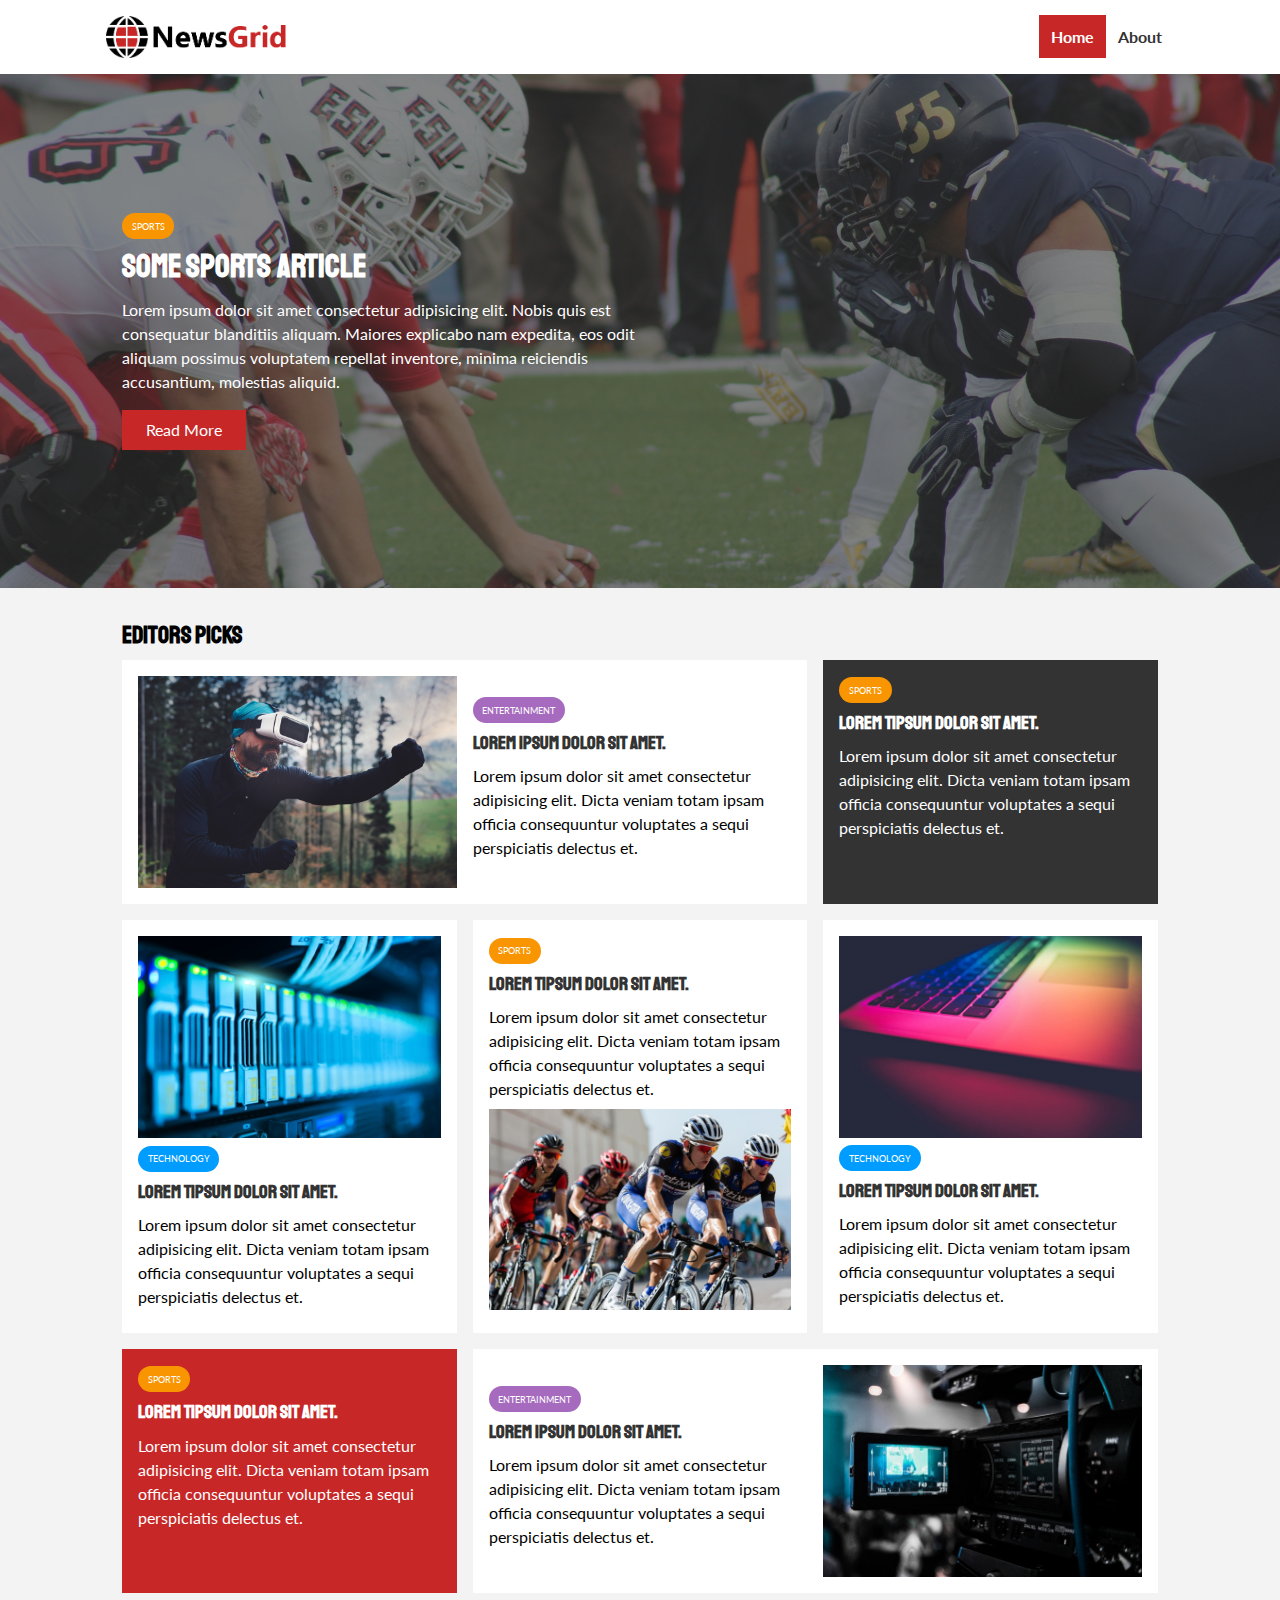
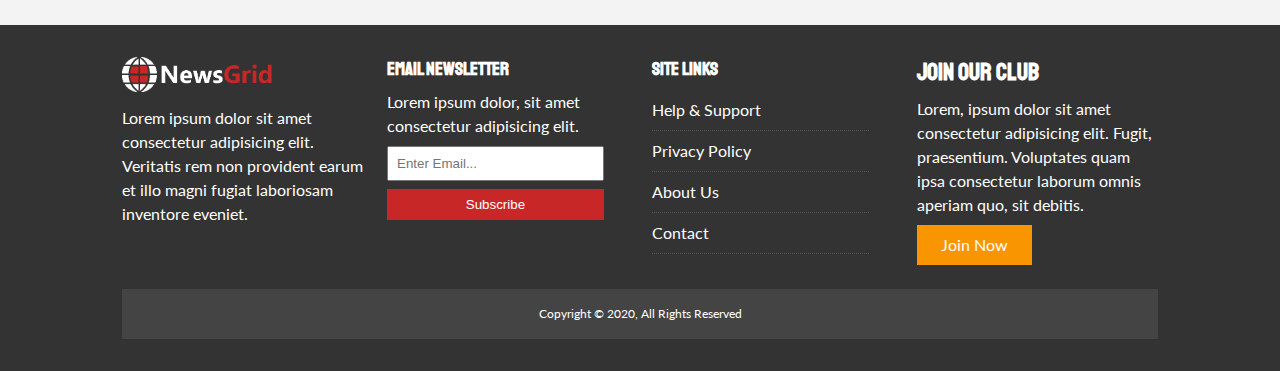
<file: news_grid_website/index.html>
<!DOCTYPE html>
<html lang="en">
<head>
    <meta charset="UTF-8">
    <meta name="viewport" content="width=device-width, initial-scale=1.0">
    <link rel="stylesheet" href="https://use.fontawesome.com/releases/v5.6.3/css/all.css" integrity="sha384-UHRtZLI+pbxtHCWp1t77Bi1L4ZtiqrqD80Kn4Z8NTSRyMA2Fd33n5dQ8lWUE00s/" crossorigin="anonymous">
    <link href="https://fonts.googleapis.com/css2?family=Lato&family=Staatliches&display=swap" rel="stylesheet">
    <link rel="stylesheet" href="css/style.css">
    <link rel="stylesheet" media="screen and (max-width: 760px)" href="css/mobile.css">
    <link rel="shortcut icon" type="image/x-icon" href="favicon.ico?v=1">
    <title>NewsGrid | Latest News</title>
</head>
<body>
    <nav id="main-nav">
        <div class="container">
            <img src="img/logo.png" alt="NewsGrid" class="logo">
            <div class="social">
                <a href="https://facebook.com" target="_blank"><i class="fab fa-facebook fa-2x"></i></a>
                <a href="https://twitter.com" target="_blank"><i class="fab fa-twitter fa-2x"></i></a>
                <a href="https://instagram.com" target="_blank"><i class="fab fa-instagram fa-2x"></i></a>
                <a href="https://youtube.com" target="_blank"><i class="fab fa-youtube fa-2x"></i></a>
            </div>
            <ul>
                <li><a href="index.html" class="current">Home</a></li>
                <li><a href="about.html">About</a></li>
            </ul>
        </div>
    </nav>

    <!-- Showcase -->
    <header id="showcase">
        <div class="container">
            <div class="showcase-container">
                <div class="showcase-content">
                    <div class="category category-sports">Sports</div>
                    <h1>Some Sports Article</h1>
                    <p>Lorem ipsum dolor sit amet consectetur adipisicing elit. Nobis quis est consequatur blanditiis aliquam. Maiores explicabo nam expedita, eos odit aliquam possimus voluptatem repellat inventore, minima reiciendis accusantium, molestias aliquid.</p>
                    <a href="article.html" class="btn btn-primary">Read More</a>
                </div>
            </div>
        </div>
    </header>

    <!-- Home Artcles -->
    <section id="home-articles" class="py-2">
        <div class="container">
            <h2>Editors Picks</h2>
            <div class="articles-container">
                <article class="card">
                    <img src="img/articles/ent1.jpg" alt="">
                    <div>
                        <div class="category category-ent">Entertainment</div>
                        <h3>
                            <a href="article.html">Lorem ipsum dolor sit amet.</a>
                        </h3>
                        <p>Lorem ipsum dolor sit amet consectetur adipisicing elit. Dicta veniam totam ipsam officia consequuntur voluptates a sequi perspiciatis delectus et.</p>
                    </div>
                </article>
                <article class="card bg-dark">
                        <div class="category category-sports">Sports</div>
                        <h3>
                            <a href="article.html">Lorem tipsum dolor sit amet.</a>
                        </h3>
                        <p>Lorem ipsum dolor sit amet consectetur adipisicing elit. Dicta veniam totam ipsam officia consequuntur voluptates a sequi perspiciatis delectus et.</p>
                </article>
                <article class="card">
                    <img src="img/articles/tech1.jpg" alt="">
                    <div class="category category-tech">Technology</div>
                    <h3>
                        <a href="article.html">Lorem tipsum dolor sit amet.</a>
                    </h3>
                    <p>Lorem ipsum dolor sit amet consectetur adipisicing elit. Dicta veniam totam ipsam officia consequuntur voluptates a sequi perspiciatis delectus et.</p>
                </article>
                <article class="card">
                    <div class="category category-sports">Sports</div>
                    <h3>
                        <a href="article.html">Lorem tipsum dolor sit amet.</a>
                    </h3>
                    <p>Lorem ipsum dolor sit amet consectetur adipisicing elit. Dicta veniam totam ipsam officia consequuntur voluptates a sequi perspiciatis delectus et.</p>
                    <img src="img/articles/sports1.jpg" alt="">
                </article>
                <article class="card">
                    <img src="img/articles/tech2.jpg" alt="">
                    <div class="category category-tech">Technology</div>
                    <h3>
                        <a href="article.html">Lorem tipsum dolor sit amet.</a>
                    </h3>
                    <p>Lorem ipsum dolor sit amet consectetur adipisicing elit. Dicta veniam totam ipsam officia consequuntur voluptates a sequi perspiciatis delectus et.</p>
                </article>
                <article class="card bg-primary">
                    <div class="category category-sports">Sports</div>
                    <h3>
                        <a href="article.html">Lorem tipsum dolor sit amet.</a>
                    </h3>
                    <p>Lorem ipsum dolor sit amet consectetur adipisicing elit. Dicta veniam totam ipsam officia consequuntur voluptates a sequi perspiciatis delectus et.</p>
                </article>
                <article class="card">
                    <div>
                        <div class="category category-ent">Entertainment</div>
                        <h3>
                            <a href="article.html">Lorem ipsum dolor sit amet.</a>
                        </h3>
                        <p>Lorem ipsum dolor sit amet consectetur adipisicing elit. Dicta veniam totam ipsam officia consequuntur voluptates a sequi perspiciatis delectus et.</p>
                    </div>
                    <img src="img/articles/ent2.jpg" alt="">
                </article>
            </div>
        </div>
    </section>
    
    <!-- Footer -->
    <footer id="main-footer" class="py-2">
        <div class="container footer-container">
            <div>
                <img src="img/logo_light.png" alt="NewsGrid">
                <p>Lorem ipsum dolor sit amet consectetur adipisicing elit. Veritatis rem non provident earum et illo magni fugiat laboriosam inventore eveniet.</p>
            </div>
            <div>
                <h3>Email Newsletter</h3>
                <p>Lorem ipsum dolor, sit amet consectetur adipisicing elit.</p>
                <form>
                    <input type="email" placeholder="Enter Email...">
                    <input type="submit" value="Subscribe" class="btn btn-primary">
                </form>
            </div>
            <div>
                <h3>Site Links</h3>
                <ul class="list">
                    <li><a href="#">Help & Support</a></li>
                    <li><a href="#">Privacy Policy</a></li>
                    <li><a href="#">About Us</a></li>
                    <li><a href="#">Contact</a></li>
                </ul>
            </div>
            <div>
                <h2>Join our Club</h2>
                <p>Lorem, ipsum dolor sit amet consectetur adipisicing elit. Fugit, praesentium. Voluptates quam ipsa consectetur laborum omnis aperiam quo, sit debitis.</p>
                <a href="#" class="btn btn-secondary">Join Now</a>
            </div>
            <div>
                <p>
                    Copyright &copy; 2020, All Rights Reserved
                </p>
            </div>
        </div>
    </footer>
</body>
</html>
</file>
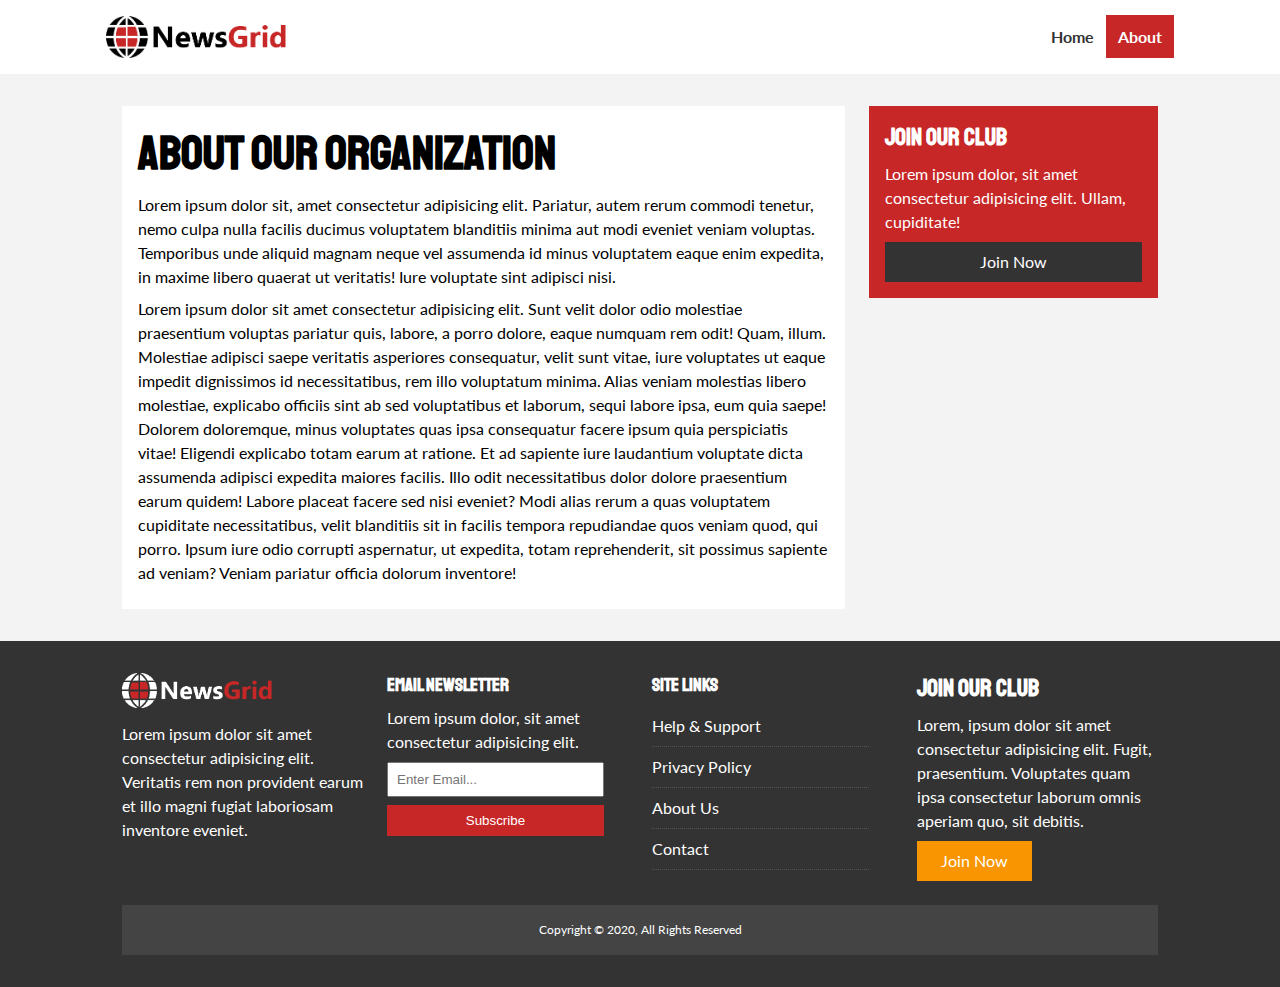
<file: news_grid_website/about.html>
<!DOCTYPE html>
<html lang="en">
<head>
    <meta charset="UTF-8">
    <meta name="viewport" content="width=device-width, initial-scale=1.0">
    <link rel="stylesheet" href="https://use.fontawesome.com/releases/v5.6.3/css/all.css" integrity="sha384-UHRtZLI+pbxtHCWp1t77Bi1L4ZtiqrqD80Kn4Z8NTSRyMA2Fd33n5dQ8lWUE00s/" crossorigin="anonymous">
    <link href="https://fonts.googleapis.com/css2?family=Lato&family=Staatliches&display=swap" rel="stylesheet">
    <link rel="stylesheet" href="css/style.css">
    <link rel="stylesheet" media="screen and (max-width: 760px)" href="css/mobile.css">
    <link rel="shortcut icon" type="image/x-icon" href="favicon.ico?v=1">
    <title>NewsGrid | About</title>
</head>
<body>
    <nav id="main-nav">
        <div class="container">
            <img src="img/logo.png" alt="NewsGrid" class="logo">
            <div class="social">
                <a href="https://facebook.com" target="_blank"><i class="fab fa-facebook fa-2x"></i></a>
                <a href="https://twitter.com" target="_blank"><i class="fab fa-twitter fa-2x"></i></a>
                <a href="https://instagram.com" target="_blank"><i class="fab fa-instagram fa-2x"></i></a>
                <a href="https://youtube.com" target="_blank"><i class="fab fa-youtube fa-2x"></i></a>
            </div>
            <ul>
                <li><a href="index.html">Home</a></li>
                <li><a class="current" href="about.html">About</a></li>
            </ul>
        </div>
    </nav>

    <section id="about">
      <div class="container">
        <div class="page-container">
          <article class="card">
            <h1 class="l-heading">About Our Organization</h1>
            <p>Lorem ipsum dolor sit, amet consectetur adipisicing elit. Pariatur, autem rerum commodi tenetur, nemo culpa nulla facilis ducimus voluptatem blanditiis minima aut modi eveniet veniam voluptas. Temporibus unde aliquid magnam neque vel assumenda id minus voluptatem eaque enim expedita, in maxime libero quaerat ut veritatis! Iure voluptate sint adipisci nisi.</p>
            <p>Lorem ipsum dolor sit amet consectetur adipisicing elit. Sunt velit dolor odio molestiae praesentium voluptas pariatur quis, labore, a porro dolore, eaque numquam rem odit! Quam, illum. Molestiae adipisci saepe veritatis asperiores consequatur, velit sunt vitae, iure voluptates ut eaque impedit dignissimos id necessitatibus, rem illo voluptatum minima. Alias veniam molestias libero molestiae, explicabo officiis sint ab sed voluptatibus et laborum, sequi labore ipsa, eum quia saepe! Dolorem doloremque, minus voluptates quas ipsa consequatur facere ipsum quia perspiciatis vitae! Eligendi explicabo totam earum at ratione. Et ad sapiente iure laudantium voluptate dicta assumenda adipisci expedita maiores facilis. Illo odit necessitatibus dolor dolore praesentium earum quidem! Labore placeat facere sed nisi eveniet? Modi alias rerum a quas voluptatem cupiditate necessitatibus, velit blanditiis sit in facilis tempora repudiandae quos veniam quod, qui porro. Ipsum iure odio corrupti aspernatur, ut expedita, totam reprehenderit, sit possimus sapiente ad veniam? Veniam pariatur officia dolorum inventore!</p>
          </article>
          <aside class="card bg-primary">
            <h2>Join Our Club</h2>
            <p>Lorem ipsum dolor, sit amet consectetur adipisicing elit. Ullam, cupiditate!</p>
            <a href="#" class="btn btn-dark btn-block">Join Now</a>
          </aside>
        </div>
      </div>
    </section>
    
    <!-- Footer -->
    <footer id="main-footer" class="py-2">
        <div class="container footer-container">
            <div>
                <img src="img/logo_light.png" alt="NewsGrid">
                <p>Lorem ipsum dolor sit amet consectetur adipisicing elit. Veritatis rem non provident earum et illo magni fugiat laboriosam inventore eveniet.</p>
            </div>
            <div>
                <h3>Email Newsletter</h3>
                <p>Lorem ipsum dolor, sit amet consectetur adipisicing elit.</p>
                <form>
                    <input type="email" placeholder="Enter Email...">
                    <input type="submit" value="Subscribe" class="btn btn-primary">
                </form>
            </div>
            <div>
                <h3>Site Links</h3>
                <ul class="list">
                    <li><a href="#">Help & Support</a></li>
                    <li><a href="#">Privacy Policy</a></li>
                    <li><a href="#">About Us</a></li>
                    <li><a href="#">Contact</a></li>
                </ul>
            </div>
            <div>
                <h2>Join our Club</h2>
                <p>Lorem, ipsum dolor sit amet consectetur adipisicing elit. Fugit, praesentium. Voluptates quam ipsa consectetur laborum omnis aperiam quo, sit debitis.</p>
                <a href="#" class="btn btn-secondary">Join Now</a>
            </div>
            <div>
                <p>
                    Copyright &copy; 2020, All Rights Reserved
                </p>
            </div>
        </div>
    </footer>
</body>
</html>
</file>
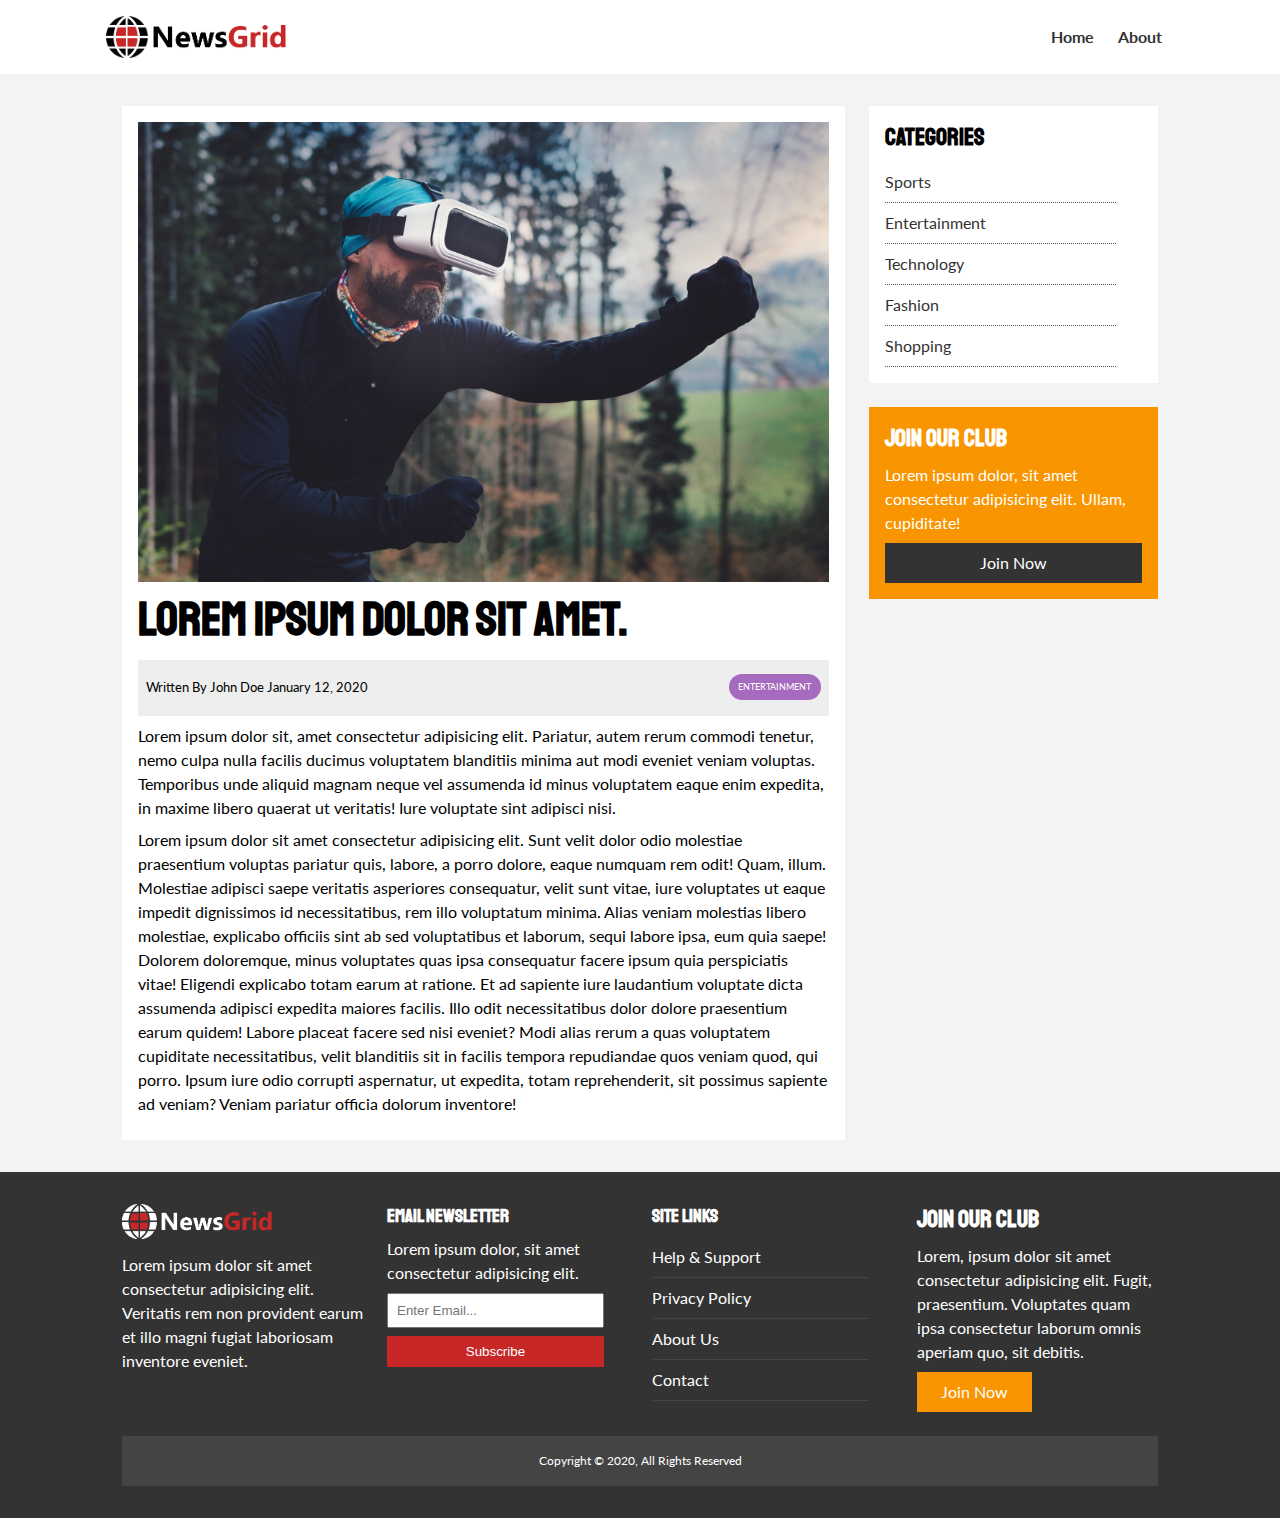
<file: news_grid_website/article.html>
<!DOCTYPE html>
<html lang="en">
<head>
    <meta charset="UTF-8">
    <meta name="viewport" content="width=device-width, initial-scale=1.0">
    <link rel="stylesheet" href="https://use.fontawesome.com/releases/v5.6.3/css/all.css" integrity="sha384-UHRtZLI+pbxtHCWp1t77Bi1L4ZtiqrqD80Kn4Z8NTSRyMA2Fd33n5dQ8lWUE00s/" crossorigin="anonymous">
    <link href="https://fonts.googleapis.com/css2?family=Lato&family=Staatliches&display=swap" rel="stylesheet">
    <link rel="stylesheet" href="css/style.css">
    <link rel="stylesheet" media="screen and (max-width: 760px)" href="css/mobile.css">
    <link rel="shortcut icon" type="image/x-icon" href="favicon.ico?v=1">
    <title>NewsGrid | Latest News</title>
</head>
<body>
    <nav id="main-nav">
        <div class="container">
            <img src="img/logo.png" alt="NewsGrid" class="logo">
            <div class="social">
                <a href="https://facebook.com" target="_blank"><i class="fab fa-facebook fa-2x"></i></a>
                <a href="https://twitter.com" target="_blank"><i class="fab fa-twitter fa-2x"></i></a>
                <a href="https://instagram.com" target="_blank"><i class="fab fa-instagram fa-2x"></i></a>
                <a href="https://youtube.com" target="_blank"><i class="fab fa-youtube fa-2x"></i></a>
            </div>
            <ul>
                <li><a href="index.html">Home</a></li>
                <li><a href="about.html">About</a></li>
            </ul>
        </div>
    </nav>

    <section id="article">
      <div class="container">
        <div class="page-container">
          <article class="card">
            <img src="img/articles/ent1.jpg" alt="">
            <h1 class="l-heading">Lorem ipsum dolor sit amet.</h1>
            <div class="meta">
              <small>
                <i class="fas fa-user"></i> Written By John Doe January 12, 2020
              </small>
              <div class="category category-ent">Entertainment</div>
            </div>
            <p>Lorem ipsum dolor sit, amet consectetur adipisicing elit. Pariatur, autem rerum commodi tenetur, nemo culpa nulla facilis ducimus voluptatem blanditiis minima aut modi eveniet veniam voluptas. Temporibus unde aliquid magnam neque vel assumenda id minus voluptatem eaque enim expedita, in maxime libero quaerat ut veritatis! Iure voluptate sint adipisci nisi.</p>
            <p>Lorem ipsum dolor sit amet consectetur adipisicing elit. Sunt velit dolor odio molestiae praesentium voluptas pariatur quis, labore, a porro dolore, eaque numquam rem odit! Quam, illum. Molestiae adipisci saepe veritatis asperiores consequatur, velit sunt vitae, iure voluptates ut eaque impedit dignissimos id necessitatibus, rem illo voluptatum minima. Alias veniam molestias libero molestiae, explicabo officiis sint ab sed voluptatibus et laborum, sequi labore ipsa, eum quia saepe! Dolorem doloremque, minus voluptates quas ipsa consequatur facere ipsum quia perspiciatis vitae! Eligendi explicabo totam earum at ratione. Et ad sapiente iure laudantium voluptate dicta assumenda adipisci expedita maiores facilis. Illo odit necessitatibus dolor dolore praesentium earum quidem! Labore placeat facere sed nisi eveniet? Modi alias rerum a quas voluptatem cupiditate necessitatibus, velit blanditiis sit in facilis tempora repudiandae quos veniam quod, qui porro. Ipsum iure odio corrupti aspernatur, ut expedita, totam reprehenderit, sit possimus sapiente ad veniam? Veniam pariatur officia dolorum inventore!</p>
          </article>
          <aside id="categories" class="card">
            <h2>Categories</h2>
            <ul class="list">
              <li><a href="#"><i class="fas fa-chevron-right"></i> Sports</a></li>
              <li><a href="#"><i class="fas fa-chevron-right"></i> Entertainment</a></li>
              <li><a href="#"><i class="fas fa-chevron-right"></i> Technology</a></li>
              <li><a href="#"><i class="fas fa-chevron-right"></i> Fashion</a></li>
              <li><a href="#"><i class="fas fa-chevron-right"></i> Shopping</a></li>
            </ul>
          </aside>

          <aside class="card bg-secondary">
            <h2>Join Our Club</h2>
            <p>Lorem ipsum dolor, sit amet consectetur adipisicing elit. Ullam, cupiditate!</p>
            <a href="#" class="btn btn-dark btn-block">Join Now</a>
          </aside>
        </div>
      </div>
    </section>
    
    <!-- Footer -->
    <footer id="main-footer" class="py-2">
        <div class="container footer-container">
            <div>
                <img src="img/logo_light.png" alt="NewsGrid">
                <p>Lorem ipsum dolor sit amet consectetur adipisicing elit. Veritatis rem non provident earum et illo magni fugiat laboriosam inventore eveniet.</p>
            </div>
            <div>
                <h3>Email Newsletter</h3>
                <p>Lorem ipsum dolor, sit amet consectetur adipisicing elit.</p>
                <form>
                    <input type="email" placeholder="Enter Email...">
                    <input type="submit" value="Subscribe" class="btn btn-primary">
                </form>
            </div>
            <div>
                <h3>Site Links</h3>
                <ul class="list">
                    <li><a href="#">Help & Support</a></li>
                    <li><a href="#">Privacy Policy</a></li>
                    <li><a href="#">About Us</a></li>
                    <li><a href="#">Contact</a></li>
                </ul>
            </div>
            <div>
                <h2>Join our Club</h2>
                <p>Lorem, ipsum dolor sit amet consectetur adipisicing elit. Fugit, praesentium. Voluptates quam ipsa consectetur laborum omnis aperiam quo, sit debitis.</p>
                <a href="#" class="btn btn-secondary">Join Now</a>
            </div>
            <div>
                <p>
                    Copyright &copy; 2020, All Rights Reserved
                </p>
            </div>
        </div>
    </footer>
</body>
</html>
</file>
<file: news_grid_website/css/style.css>
:root {
  --primary-color: #c72727;
  --secondary-color: #f99500;
  --light-color: #f3f3f3;
  --dark-color: #333;
  --max-width: 1100px; 
}

.category {
  --sports-color: #f99500;
  --ent-color: #a66bbe;
  --tech-color: #009cff;
}

* {
  margin: 0;
  padding: 0;
  box-sizing: border-box;
}

body {
  font-family: 'Lato', sans-serif;
  line-height: 1.5;
  background: var(--light-color);
}

a {
  color: #333;
  text-decoration: none;
}

ul {
  list-style: none;
}

p {
  margin: .5rem 0;
}

img {
  width: 100%;
}

h1, h2, h3, h4, h5, h6 {
  font-family: 'Staatliches', cursive;
  margin-bottom: .55rem;
  line-height: 1.3;
}

/* Utility */
.container {
  max-width: var(--max-width);
  margin: auto;
  padding: 0 2rem;
  overflow: hidden;
}

.category {
  display: inline-block;
  color: #fff;
  font-size: 0.55rem;
  text-transform: uppercase;
  padding: 0.4rem 0.6rem;
  border-radius: 15px;
  margin-bottom: 0.5rem;
}

.category-sports { background: var(--sports-color) }
.category-ent { background: var(--ent-color) }
.category-tech { background: var(--tech-color) }

.btn {
  display: inline-block;
  border: none;
  background: var(--dark-color);
  color: #fff;
  padding: 0.5rem 1.5rem;
}

.btn-ligth { background: var(--light-color);}
.btn-primary { background: var(--primary-color);}
.btn-secondary { background: var(--secondary-color);}

.btn-block {
  display: block;
  width: 100%;
  text-align: center;
}

.btn:hover {
  opacity: 0.9;
}

.card {
  background: #fff;
  padding: 1rem;
}

.bg-dark {
  background: var(--dark-color);
  color: #fff;
}

.bg-primary {
  background: var(--primary-color);
  color: #fff;
}

.bg-secondary {
  background: var(--secondary-color);
  color: #fff;
}

.bg-dark h1,
.bg-dark h2,
.bg-dark h3,
.bg-dark a,
.bg-primary h1,
.bg-primary h2,
.bg-primary h3,
.bg-primary a,
.bg-secondary h1,
.bg-secondary h2,
.bg-secondary h3,
.bg-secondary a {
  color: #fff;
}

.py-1 { padding: 1.5rem 0; }

.py-2 { padding: 2rem 0; }

.py-3 { padding: 3rem 0; }

.p-1 { padding: 1.5rem; }

.p-2 { padding: 2rem; }

.p-3 { padding: 3rem; }

.l-heading {
  font-size: 3rem;
}

.list li {
  padding: .5rem 0;
  border-bottom: #555 dotted 1px;
  width: 90%;
}

.list li a:hover {
  color: var(--primary-color) !important;

}

/* Inner page grid-container */
.page-container {
  display: grid;
  grid-template-columns: 5fr 2fr;
  margin: 2rem 0;
  grid-gap: 1.5rem;
}

.page-container > *:first-child {
  grid-row: 1 / span 3;
}
/* Navigation */
#main-nav {
  background: #fff;
  position: sticky;
  top: 0;
  z-index: 2;
}

#main-nav .container {
  display: grid;
  grid-template-columns: 6fr 3fr 2fr;
  padding: 1rem;
  align-items: center;
}

#main-nav .logo {
  width: 180px;
}

#main-nav ul {
  justify-self: end;
  display: flex;
}

#main-nav ul li a {
  padding: 0.75rem;
  font-weight: bold;
} 

#main-nav ul li a.current {
  background: var(--primary-color);
  color: #fff;
}

#main-nav ul li a:hover {
  background: var(--light-color);
  color: var(--dark-color);
}

#main-nav .social {
  justify-self: center;
}

#main-nav .social i {
  color: #777;
  margin-right: .5rem;
}

/* Showcase */
#showcase {
  color: #fff;
  background: #333;
  padding: 2rem;
  position: relative;
}

#showcase:before {
  content: '';
  background: url(../img/featured.jpg) no-repeat center center/cover;
  position: absolute;
  top: 0;
  left: 0;
  width: 100%;
  height: 100%;
  opacity: 0.4;
}

#showcase .showcase-container {
  display: grid;
  grid-template-columns: repeat(2, 1fr);
  justify-content: center;
  align-items: center;
  height: 50vh;
}

#showcase .showcase-content {
  z-index: 1;
}

#showcase .showcase-content p {
  margin-bottom: 1rem;
}

/* Home Articles */
#home-articles .articles-container {
  display: grid;
  grid-template-columns: repeat(3, 1fr);
  grid-gap: 1rem;
}

#home-articles .articles-container > *:first-child {
  display: grid;
  grid-template-columns: repeat(2, 1fr);
  grid-gap: 1rem;
  align-items: center;
  grid-column: 1 / span 2;
}

#home-articles .articles-container > *:first-child,
#home-articles .articles-container > *:last-child {
  display: grid;
  grid-template-columns: repeat(2, 1fr);
  grid-gap: 1rem;
  align-items: center;
  grid-column: 1 / span 2;
}

#home-articles .articles-container > *:last-child {
  grid-column: 2 / span 2;
}

#article .meta {
  display: flex;
  justify-content: space-between;
  align-items: center;
  background: #eee;
  padding: 0.5rem;
}

#article .meta .category {
  margin-top: 0.4rem;
}

/* Footer */
#main-footer {
  background: var(--dark-color);
  color: #fff;
}

#main-footer img {
  width: 150px;
}

#main-footer a {
  color: #fff;
}

#main-footer .footer-container {
  display: grid;
  grid-template-columns: repeat(4, 1fr);
  grid-gap: 1.5rem;
}

#main-footer .footer-container > *:last-child {
  background: #444;
  grid-column: 1 / span 4;
  padding: .5rem;
  text-align: center;
  font-size: 0.75rem;
}

#main-footer .footer-container input[type='email'] {
  width: 90%;
  padding: 0.5rem;
  margin-bottom: 0.5rem;
}


#main-footer .footer-container input[type='submit'] {
  width: 90%;
}
</file>
<file: news_grid_website/css/mobile.css>
/* Navigation */
#main-nav .social {
  display: none;
}

#main-nav .container {
  grid-template-columns: 1fr;
  grid-gap: 1.2rem;
}

#main-nav ul, #main-nav .logo {
  justify-self: center;
}

#main-nav ul li a {
  padding: 0.50rem;
}

#home-articles .articles-container {
  grid-template-columns: repeat(2, 1fr);
}

#home-articles .articles-container > *:first-child,
#home-articles .articles-container > *:last-child {
  grid-template-columns: 1fr;
  grid-column: 1;
}

@media(max-width: 600px) {
  /* Stack grid items */
  #showcase .showcase-container,
  #home-articles .articles-container,
  #main-footer .footer-container {
    grid-template-columns: 1fr;
  }
}

#main-footer .footer-container > *:last-child {
  grid-column: 1;
}

#main-footer .footer-container > *:first-child, 
#main-footer .footer-container > *:nth-child(2){
  border-bottom: #444 dotted 1px;
  padding-bottom: 1rem;
}


.page-container {
  grid-template-columns: 1fr;
  text-align: center;
}

.page-container > *:first-child {
  grid-row: 1;
}

.l-heading {
  font-size: 2rem;
}
</file>
